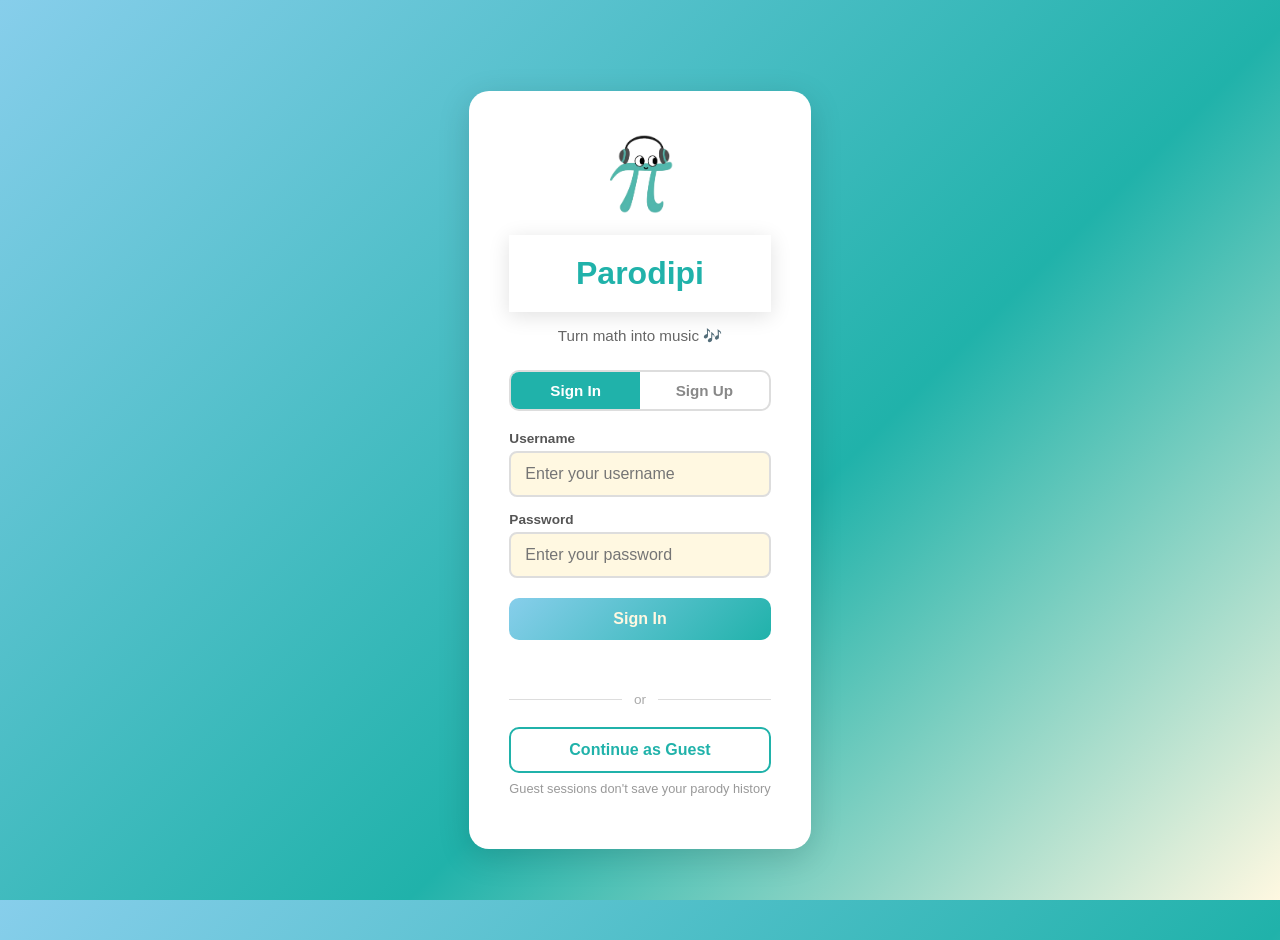
<file: templates/login.html>
<!DOCTYPE html>
<html lang="en">
<head>
    <meta charset="UTF-8">
    <meta name="viewport" content="width=device-width, initial-scale=1.0">
    <title>Parodipi — Login</title>
    <link rel="icon" type="image/x-icon" href="/static/favicon.ico">
    <link rel="stylesheet" href="/static/style.css">
</head>
<body>
    <div class="login-container">
        <div class="login-card">
            <img src="/static/logo.png" alt="Parodipi" class="login-logo">
            <h1>Parodipi</h1>
            <p class="login-subtitle">Turn math into music 🎶</p>

            <!-- Tab switcher -->
            <div class="login-tabs">
                <button class="login-tab active" onclick="showTab('login')">Sign In</button>
                <button class="login-tab" onclick="showTab('signup')">Sign Up</button>
            </div>

            <!-- Sign In Form -->
            <form id="loginForm" class="login-form" onsubmit="handleLogin(event)">
                <div class="form-group">
                    <label for="loginUsername">Username</label>
                    <input type="text" id="loginUsername" placeholder="Enter your username" required>
                </div>
                <div class="form-group">
                    <label for="loginPassword">Password</label>
                    <input type="password" id="loginPassword" placeholder="Enter your password" required>
                </div>
                <button type="submit" class="login-btn">Sign In</button>
            </form>

            <!-- Sign Up Form -->
            <form id="signupForm" class="login-form" style="display: none;" onsubmit="handleSignup(event)">
                <div class="form-group">
                    <label for="signupUsername">Choose a username</label>
                    <input type="text" id="signupUsername" placeholder="Pick a username" required minlength="3">
                </div>
                <div class="form-group">
                    <label for="signupPassword">Create a password</label>
                    <input type="password" id="signupPassword" placeholder="Create a password" required minlength="4">
                </div>
                <div class="form-group">
                    <label for="signupConfirm">Confirm password</label>
                    <input type="password" id="signupConfirm" placeholder="Confirm your password" required>
                </div>
                <button type="submit" class="login-btn">Create Account</button>
            </form>

            <div id="loginMessage" class="login-message"></div>

            <div class="login-divider">
                <span>or</span>
            </div>

            <button class="guest-btn" onclick="handleGuest()">
                Continue as Guest
            </button>
            <p class="guest-note">Guest sessions don't save your parody history</p>
        </div>
    </div>

    <script>
        function showTab(tab) {
            document.querySelectorAll('.login-tab').forEach(t => t.classList.remove('active'));
            document.getElementById('loginForm').style.display = tab === 'login' ? 'block' : 'none';
            document.getElementById('signupForm').style.display = tab === 'signup' ? 'block' : 'none';
            document.getElementById('loginMessage').textContent = '';
            event.target.classList.add('active');
        }

        function showMessage(msg, isError = true) {
            const el = document.getElementById('loginMessage');
            el.textContent = msg;
            el.className = 'login-message ' + (isError ? 'error' : 'success');
        }

        async function handleLogin(e) {
            e.preventDefault();
            const username = document.getElementById('loginUsername').value.trim();
            const password = document.getElementById('loginPassword').value;

            const resp = await fetch('/api/login', {
                method: 'POST',
                headers: {'Content-Type': 'application/json'},
                body: JSON.stringify({username, password})
            });
            const data = await resp.json();

            if (data.error) {
                showMessage(data.error);
            } else {
                showMessage('Welcome back, ' + data.username + '!', false);
                setTimeout(() => window.location.href = '/', 500);
            }
        }

        async function handleSignup(e) {
            e.preventDefault();
            const username = document.getElementById('signupUsername').value.trim();
            const password = document.getElementById('signupPassword').value;
            const confirm = document.getElementById('signupConfirm').value;

            if (password !== confirm) {
                showMessage('Passwords do not match');
                return;
            }

            const resp = await fetch('/api/signup', {
                method: 'POST',
                headers: {'Content-Type': 'application/json'},
                body: JSON.stringify({username, password})
            });
            const data = await resp.json();

            if (data.error) {
                showMessage(data.error);
            } else {
                showMessage('Account created! Welcome, ' + data.username + '!', false);
                setTimeout(() => window.location.href = '/', 500);
            }
        }

        async function handleGuest() {
            const resp = await fetch('/api/guest', { method: 'POST' });
            const data = await resp.json();
            window.location.href = '/';
        }
    </script>
</body>
</html>
</file>
<file: static/style.css>
/* Hover notes for slider labels */
.hover-note {
    position: relative;
    cursor: pointer;
    font-family: Verdana, Geneva, sans-serif;
}

.note-text {
    display: none;
    position: absolute;
    top: 120%;
    background: #fffbe7;
    color: #333;
    border: 1px solid #e0c97f;
    border-radius: 6px;
    padding: 8px 12px;
    font-size: 0.95em;
    box-shadow: 0 2px 8px rgba(0,0,0,0.08);
    z-index: 10;
    width: 260px;
    max-width: 90vw;
    word-break: break-word;


}

/* Show note-text on hover */
.hover-note:hover .note-text {
    display: block;
}

#learningJourney .note-text {
    left: 0;
    right: auto;
}

#teachingFocus .note-text {
    right: 0;
    left: auto;
    text-align: right;
}

html, body {
    height: 100%;
    margin: 0;
}

/* Responsive design for mobile */
@media (max-width: 600px) {
    body {
        padding: 0;
    }
    .container {
        padding: 0;
        max-width: 100vw;
        min-width: 0;
    }
    .step {
        padding: 10px;
        margin-bottom: 0;
    }
    h1 {
        font-size: 1.5em;
    }
    h2 {
        font-size: 1.1em;
    }
    #teachingFocus .note-text,
    #learningJourney .note-text {
        width: 90vw;
        left: 0;
        right: auto;
        top: 110%;
    }
    .slider-labels {
        flex-direction: column;
        gap: 8px;
    }
    .step-with-preferences {
        flex-direction: column;
        gap: 20px;
    }
    
    .preferences-panel {
        width: 100%;
        order: -1;
    }
}
/* Remove duplicate selector, keep only correct one */
.toggle-switch {
    display: inline-flex;
    align-items: center;
    gap: 6px;
}
.toggle-switch input[type="checkbox"] {
    width: 40px;
    height: 20px;
    appearance: none;
    background: #ccc;
    border-radius: 20px;
    position: relative;
    outline: none;
    transition: background 0.3s;
    cursor: pointer;
}
.toggle-switch input[type="checkbox"]:checked {
    background: #87ceeb;
}
.toggle-switch input[type="checkbox"]::before {
    content: '';
    position: absolute;
    left: 2px;
    top: 2px;
    width: 16px;
    height: 16px;
    background: #fff;
    border-radius: 50%;
    transition: left 0.3s;
}
.toggle-switch input[type="checkbox"]:checked::before {
    left: 22px;
}
.toggle-switch label {
    font-size: 1em;
    color: #20b2aa;
    font-weight: bold;
    user-select: none;
}
/* Math Parody Song Generator Theme: Sky Blue, Sea Green, Sandy Yellow */
body {
    font-family: 'Segoe UI', Tahoma, Geneva, Verdana, sans-serif;
    background: linear-gradient(135deg, #87ceeb 0%, #20b2aa 60%, #fff8e1 100%);
    min-height: 100vh;
    display: flex;
    justify-content: center;
    padding: 0;
    margin: 0;
}

.container {
    width: 100%;
    max-width: 100%;
}

h1 {
    color: #20b2aa;
    text-align: center;
    font-size: 2.5em;

    /* make it stay when scrolling */
    position: sticky;
    top: 0;
    z-index: 1000;

    /* layout */
    display: flex;
    align-items: center;
    justify-content: center;
    gap: 10px;

    /* spacing */
    margin: 0;
    margin-bottom: 0;
    padding: 20px 25px;

    /* styling */
    background: white;
    border-radius: 0;
    box-shadow: 0 4px 20px rgba(0, 0, 0, 0.12);
}

.header-logo {
    height: 70px;
    width: auto;
    object-fit: contain;
}

h2 {
    color: #87ceeb; /* sky blue */
    margin-top: 30px;
    margin-bottom: 15px;
    font-size: 1.5em;
    font-family: Cambria, Georgia, serif;
}

.step {
    margin-bottom: 0;
    padding: 20px 25px;
    background: #e6f7ff;
    border-radius: 0;
    border-top: 4px solid #20b2aa;
    position: relative;
}

.step.hidden {
    display: none;
}

/* Layout for steps with preferences panel */
.step-with-preferences {
    display: flex;
    gap: 30px;
    align-items: flex-start;
}

.step-main-content {
    flex: 1;
    min-width: 0;
}

.preferences-panel {
    width: 350px;
    background: #c8f5f0;          /* brighter pastel teal */
    border-radius: 10px;
    border: 2px solid #20b2aa; 
    padding: 0;
    overflow: hidden;
    box-shadow: 0 4px 12px rgba(0,0,0,0.06); /* softer shadow */
}

.preferences-header {
    background: linear-gradient(135deg, #87ceeb 0%, #20b2aa 100%);
    color: #fff8e1;
    padding: 15px 20px;
    display: flex;
    justify-content: space-between;
    align-items: center;
    cursor: pointer;
    user-select: none;
    font-weight: bold;
}

.preferences-header:hover {
    background: linear-gradient(135deg, #7db8d4 0%, #1a9f87 100%);
}

.preferences-toggle {
    font-size: 1.2em;
    transition: transform 0.3s;
}

.preferences-toggle.collapsed {
    transform: rotate(-90deg);
}

.preferences-content {
    padding: 20px;
    max-height: 70vh;
    overflow-y: auto;
    transition: max-height 0.3s;
}

.preferences-content.collapsed {
    max-height: 0;
    overflow: hidden;
    padding: 0;
}

.preferences-section {
    margin-bottom: 20px;
}

.preferences-section-title {
    font-size: 0.95em;
    font-weight: 600;
    color: #20b2aa;
    margin-bottom: 10px;
    text-transform: uppercase;
}

/* Responsive design for mobile */
@media (max-width: 1200px) {
    .step-with-preferences {
        flex-direction: column;
        gap: 20px;
    }
    
    .preferences-panel {
        width: 100%;
        order: -1; /* Move preferences panel above main content */
    }
}

.form-group {
    margin-bottom: 20px;
}

label {
    display: block;
    color: #333;
    font-weight: 600;
    margin-bottom: 8px;
}

input[type="text"],
input[type="number"],
select {
    width: 100%;
    padding: 12px;
    border: 2px solid #ddd;
    border-radius: 8px;
    font-size: 1em;
    transition: border-color 0.3s;

    box-sizing: border-box;   /* ← ADD THIS */
}

input[type="text"]:focus,

input[type="number"]:focus,
select:focus {
    outline: none;
    border-color: #87ceeb;
}

.slider-container {
    display: flex;
    align-items: center;
    gap: 15px;
}

input[type="range"] {
    flex: 1;
    height: 8px;
    background: #ddd;
    outline: none;
    border-radius: 5px;
    -webkit-appearance: none;
}

input[type="range"]::-webkit-slider-thumb {
    -webkit-appearance: none;
    appearance: none;
    width: 20px;
    height: 20px;
    background: #87ceeb;
    cursor: pointer;
    border-radius: 50%;
}

input[type="range"]::-moz-range-thumb {
    width: 20px;
    height: 20px;
    background: #87ceeb;
    cursor: pointer;
    border-radius: 50%;
    border: none;
}

.slider-labels {
    display: flex;
    justify-content: space-between;
    font-size: 0.85em;
    color: #666;
    margin-top: 5px;
}

.slider-value {
    min-width: 30px;
    text-align: right;
    font-weight: bold;
    color: #20b2aa;
}

button {
    background: linear-gradient(135deg, #87ceeb 0%, #20b2aa 100%);
    color: #fff8e1;
    padding: 12px 30px;
    border: none;
    border-radius: 8px;
    font-size: 1em;
    font-weight: 600;
    cursor: pointer;
    transition: transform 0.2s, box-shadow 0.2s;
}

button:hover {
    transform: translateY(-2px);
    box-shadow: 0 10px 20px rgba(32, 178, 170, 0.2);
}

button:disabled {
    opacity: 0.5;
    cursor: not-allowed;
    transform: none;
}

.topic-checklist {
    display: grid;
    grid-template-columns: repeat(auto-fill, minmax(250px, 1fr));
    gap: 15px;
    margin: 20px 0;

    max-height: 350px;   /* adjust height if needed */
    overflow-y: auto;    /* enables scrolling */
    padding-right: 8px;  /* prevents scrollbar overlap */
}

.topic-item {
    padding: 12px;
    border: 2px solid #ddd;
    border-radius: 8px;
    background: #fff8e1;
    display: flex;
    align-items: flex-start;
    gap: 10px;
    transition: border-color 0.3s, background-color 0.3s;
}

.topic-item:hover {
    border-color: #20b2aa;
    background: #e3f6f5;
}

.topic-item input[type="checkbox"] {
    margin-top: 4px;
    cursor: pointer;
}

.topic-info {
    flex: 1;
}

.topic-info label {
    margin: 0;
    font-weight: 600;
    cursor: pointer;
    color: #333;
}

.topic-description {
    font-size: 0.85em;
    color: #666;
    margin-top: 5px;
}

.custom-topic-input {
    display: flex;
    gap: 10px;
    margin-top: 15px;
}

.custom-topic-input input {
    flex: 1;
}

.custom-topic-input button {
    padding: 12px 20px;
}

.search-results {
    max-height: 300px;
    overflow-y: auto;
    border: 2px solid #ddd;
    border-radius: 8px;
    padding: 10px;
}

.song-result {
    padding: 12px;
    border-bottom: 1px solid #eee;
    cursor: pointer;
    transition: background-color 0.2s;
}

.song-result:hover {
    background-color: #e3f6f5;
}

.song-result:last-child {
    border-bottom: none;
}

.song-result.selected {
    background-color: #20b2aa;
    color: #fff8e1;
    border-radius: 6px;
    border-bottom: 1px solid #20b2aa;
}

.lyrics-display {
    background: #e3f6f5;
    border: 2px solid #ddd;
    border-radius: 8px;
    padding: 20px;
    white-space: pre-wrap;
    font-family: 'Gill Sans', 'Gill Sans MT', Calibri, 'Trebuchet MS', sans-serif;
    line-height: 1.8;
    max-height: 400px;
    overflow-y: auto;
    color: #333;
}

/* Selectable lyric lines */
.lyric-line {
    padding: 3px 8px;
    margin: 1px 0;
    border-radius: 4px;
    cursor: pointer;
    transition: background 0.15s, color 0.15s;
    white-space: pre-wrap;
}

.lyric-line:not(.lyric-spacer):hover {
    background: rgba(102, 126, 234, 0.12);
}

.lyric-line.lyric-selected {
    background: rgba(102, 126, 234, 0.25);
    border-left: 3px solid #667eea;
    padding-left: 5px;
    color: #334;
}

.lyric-spacer {
    cursor: default;
    height: 8px;
}

.lyrics-hint {
    font-family: -apple-system, BlinkMacSystemFont, 'Segoe UI', Roboto, sans-serif;
    font-size: 0.8em;
    color: #888;
    text-align: center;
    padding: 6px 0 10px;
    border-bottom: 1px dashed #ccc;
    margin-bottom: 8px;
}

/* Lyrics toggle switch */
.lyrics-toggle {
    position: relative;
    display: inline-block;
    width: 48px;
    height: 26px;
    flex-shrink: 0;
}

.lyrics-toggle input {
    opacity: 0;
    width: 0;
    height: 0;
}

.lyrics-toggle-slider {
    position: absolute;
    cursor: pointer;
    top: 0; left: 0; right: 0; bottom: 0;
    background: #667eea;
    border-radius: 26px;
    transition: background 0.3s;
}

.lyrics-toggle-slider::before {
    content: "";
    position: absolute;
    height: 20px;
    width: 20px;
    left: 3px;
    bottom: 3px;
    background: #fff;
    border-radius: 50%;
    transition: transform 0.3s;
}

.lyrics-toggle input:checked + .lyrics-toggle-slider {
    background: #87ceeb;
}

.lyrics-toggle input:checked + .lyrics-toggle-slider::before {
    transform: translateX(22px);
}

.lyrics-toggle-label {
    font-size: 0.9em;
    color: #999;
    font-weight: 500;
    transition: color 0.2s;
    user-select: none;
}

.lyrics-toggle-label.active {
    color: #333;
    font-weight: 700;
}

/* Original lyrics (non-selectable) */
.lyric-line.lyric-original {
    cursor: default;
}

.lyric-line.lyric-original:hover {
    background: transparent;
}

/* Selectable lyric lines */
.lyric-line {
    padding: 3px 8px;
    margin: 1px 0;
    border-radius: 4px;
    cursor: pointer;
    transition: background 0.15s, color 0.15s;
    white-space: pre-wrap;
}

.lyric-line:not(.lyric-spacer):hover {
    background: rgba(102, 126, 234, 0.12);
}

.lyric-line.lyric-selected {
    background: rgba(102, 126, 234, 0.25);
    border-left: 3px solid #667eea;
    padding-left: 5px;
    color: #334;
}

.lyric-spacer {
    cursor: default;
    height: 8px;
}

.lyrics-hint {
    font-family: -apple-system, BlinkMacSystemFont, 'Segoe UI', Roboto, sans-serif;
    font-size: 0.8em;
    color: #888;
    text-align: center;
    padding: 6px 0 10px;
    border-bottom: 1px dashed #ccc;
    margin-bottom: 8px;
}

.loading {
    display: inline-block;
    width: 20px;
    height: 20px;
    border: 4px solid #f3f3f3;
    border-top: 4px solid #87ceeb;
    border-radius: 50%;
    animation: spin 1s linear infinite;
    margin-left: 10px;
}

@keyframes spin {
    0% { transform: rotate(0deg); }
    100% { transform: rotate(360deg); }
}

.error {
    color: #d32f2f;
    background: #fff8e1;
    padding: 12px;
    border-radius: 8px;
    margin: 10px 0;
}

.success {
    color: #20b2aa;
    background: #fff8e1;
    padding: 12px;
    border-radius: 8px;
    margin: 10px 0;
}

.step-counter {
    display: inline-block;
    background: #87ceeb;
    color: #fff8e1;
    width: 30px;
    height: 30px;
    border-radius: 50%;
    text-align: center;
    line-height: 30px;
    margin-right: 10px;
    font-weight: bold;
}

.buttons-group {
    display: flex;
    gap: 10px;
    margin-top: 20px;
    justify-content: center;
}

button.secondary {
    background: #87ceeb;
    color: #fff8e1;
}

button.secondary:hover {
    box-shadow: 0 10px 20px rgba(0,0,0,0.1);
}

/* ===== LOGIN PAGE ===== */

.login-container {
    min-height: 100vh;
    display: flex;
    align-items: center;
    justify-content: center;
    padding: 20px;
}

.login-card {
    background: white;
    border-radius: 20px;
    padding: 40px;
    max-width: 420px;
    width: 100%;
    text-align: center;
    box-shadow: 0 8px 32px rgba(0, 0, 0, 0.15);
}

.login-logo {
    height: 90px;
    width: auto;
    object-fit: contain;
    margin-bottom: 10px;
}

.login-card h1 {
    color: #20b2aa;
    font-size: 2em;
    margin-bottom: 5px;
}

.login-subtitle {
    color: #666;
    font-size: 0.95em;
    margin-bottom: 25px;
}

.login-tabs {
    display: flex;
    gap: 0;
    margin-bottom: 20px;
    border-radius: 10px;
    overflow: hidden;
    border: 2px solid #ddd;
}

.login-tab {
    flex: 1;
    padding: 10px;
    background: transparent;
    color: #888;
    border: none;
    border-radius: 0;
    font-size: 0.95em;
    cursor: pointer;
    transition: all 0.2s;
    min-width: 0;
    box-shadow: none;
}

.login-tab.active {
    background: #20b2aa;
    color: #fff;
}

.login-tab:hover:not(.active) {
    background: #e3f6f5;
}

.login-form .form-group {
    margin-bottom: 15px;
    text-align: left;
}

.login-form label {
    display: block;
    color: #555;
    font-size: 0.85em;
    font-weight: 600;
    margin-bottom: 5px;
}

.login-form input {
    width: 100%;
    padding: 12px 14px;
    border-radius: 8px;
    border: 2px solid #ddd;
    background: #fff8e1;
    color: #333;
    font-size: 1em;
    box-sizing: border-box;
}

.login-form input:focus {
    border-color: #87ceeb;
    outline: none;
}

.login-btn {
    width: 100%;
    padding: 12px;
    background: linear-gradient(135deg, #87ceeb 0%, #20b2aa 100%);
    color: #fff8e1;
    border: none;
    border-radius: 10px;
    font-size: 1em;
    font-weight: bold;
    cursor: pointer;
    margin-top: 5px;
}

.login-btn:hover {
    transform: translateY(-2px);
    box-shadow: 0 4px 14px rgba(32, 178, 170, 0.3);
}

.login-message {
    margin-top: 12px;
    font-size: 0.9em;
    min-height: 20px;
}

.login-message.error { color: #d32f2f; }
.login-message.success { color: #20b2aa; }

.login-divider {
    display: flex;
    align-items: center;
    margin: 20px 0;
    color: #aaa;
    font-size: 0.85em;
}

.login-divider::before,
.login-divider::after {
    content: '';
    flex: 1;
    height: 1px;
    background: #ddd;
}

.login-divider span {
    padding: 0 12px;
}

.guest-btn {
    width: 100%;
    padding: 12px;
    background: transparent;
    color: #20b2aa;
    border: 2px solid #20b2aa;
    border-radius: 10px;
    font-size: 1em;
    cursor: pointer;
}

.guest-btn:hover {
    background: #e3f6f5;
    box-shadow: none;
}

.guest-note {
    color: #999;
    font-size: 0.8em;
    margin-top: 8px;
}

/* ===== USER BAR (top-right of step box) ===== */

.user-bar {
    position: absolute;
    top: 8px;
    right: 12px;
    display: flex;
    align-items: center;
    gap: 6px;
    font-size: 0.8em;
    z-index: 10;
}

.user-bar .username {
    color: #1a8a82;
    font-weight: 600;
}

.user-bar button {
    padding: 3px 8px;
    font-size: 0.85em;
    min-width: auto;
    border-radius: 5px;
    transform: none;
}

.user-bar button:hover {
    transform: none;
}

.user-bar .history-btn {
    background: rgba(255,255,255,0.5);
    border: 1.5px solid #1a8a82;
    color: #1a8a82;
}

.user-bar .history-btn:hover {
    background: rgba(255,255,255,0.8);
    box-shadow: none;
    transform: none;
}

.user-bar .logout-btn {
    background: rgba(255,255,255,0.5);
    border: 1.5px solid #888;
    color: #555;
}

.user-bar .logout-btn:hover {
    border-color: #d32f2f;
    color: #d32f2f;
    background: rgba(255,255,255,0.8);
    box-shadow: none;
    transform: none;
}

/* ===== SAVED PARODIES MODAL ===== */

.modal-overlay {
    position: fixed;
    top: 0; left: 0; right: 0; bottom: 0;
    background: rgba(0, 0, 0, 0.4);
    display: flex;
    align-items: center;
    justify-content: center;
    z-index: 1000;
}

.modal-content {
    background: white;
    border-radius: 16px;
    padding: 30px;
    max-width: 700px;
    width: 90%;
    max-height: 80vh;
    overflow-y: auto;
    position: relative;
    box-shadow: 0 8px 32px rgba(0, 0, 0, 0.15);
}

.modal-content h2 {
    color: #20b2aa;
    margin-bottom: 20px;
}

.modal-close {
    position: absolute;
    top: 15px; right: 20px;
    background: none;
    border: none;
    color: #999;
    font-size: 1.5em;
    cursor: pointer;
    padding: 0;
    min-width: auto;
    box-shadow: none;
}

.modal-close:hover {
    color: #d32f2f;
    transform: none;
}

.saved-parody-card {
    background: #cfeeff;
    border-radius: 12px;
    padding: 16px 20px;
    margin-bottom: 12px;
    border: 1px solid #b0dff5;
}

.saved-parody-card h3 {
    color: #20b2aa;
    font-size: 1em;
    margin-bottom: 4px;
}

.saved-parody-meta {
    color: #666;
    font-size: 0.8em;
    margin-bottom: 10px;
}

.saved-parody-card .parody-actions {
    display: flex;
    gap: 8px;
    margin-top: 10px;
}

.saved-parody-card button {
    padding: 6px 12px;
    font-size: 0.8em;
    min-width: auto;
    border-radius: 6px;
}

.saved-parody-card .view-btn {
    background: linear-gradient(135deg, #87ceeb 0%, #20b2aa 100%);
    color: #fff8e1;
    border: none;
}

.saved-parody-card .delete-btn {
    background: transparent;
    border: 1px solid #d32f2f;
    color: #d32f2f;
}

.saved-parody-card .delete-btn:hover {
    background: rgba(211, 47, 47, 0.08);
    box-shadow: none;
}

.no-parodies {
    text-align: center;
    color: #999;
    padding: 30px;
    font-size: 0.95em;
}
</file>
